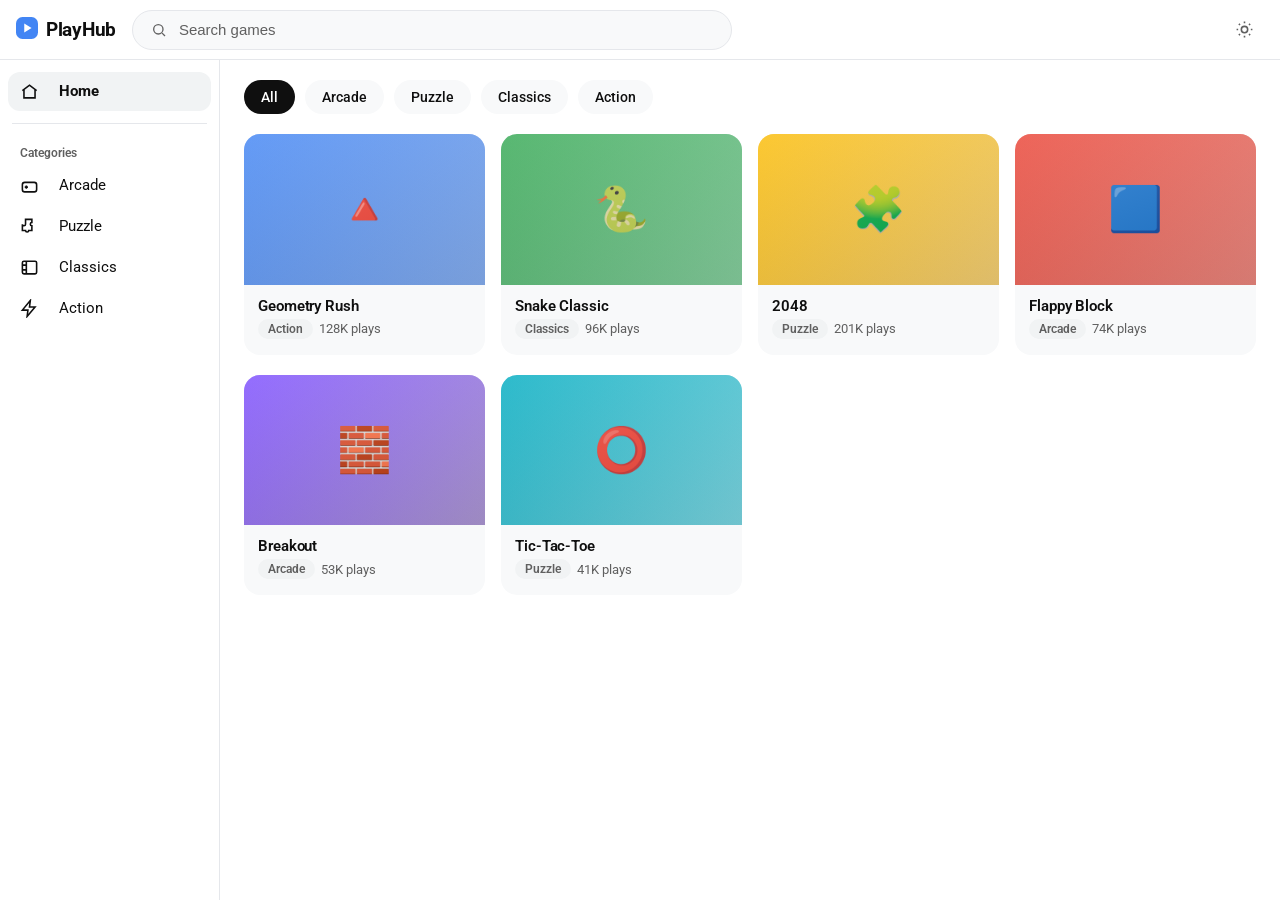
<file: index.html>
<!DOCTYPE html>
<html lang="en">
<head>
<meta charset="UTF-8">
<meta name="viewport" content="width=device-width, initial-scale=1.0">
<title>PlayHub — Unblocked Games</title>
<link rel="icon" href="data:image/svg+xml,<svg xmlns=%22http://www.w3.org/2000/svg%22 viewBox=%220 0 24 24%22><rect width=%2224%22 height=%2224%22 rx=%227%22 fill=%22%234285F4%22/><path d=%22M9 7l8 5-8 5V7z%22 fill=%22white%22/></svg>">
<link rel="preconnect" href="https://fonts.googleapis.com">
<link rel="preconnect" href="https://fonts.gstatic.com" crossorigin>
<link href="https://fonts.googleapis.com/css2?family=Google+Sans:wght@400;500;700&family=Roboto:wght@400;500;700&display=swap" rel="stylesheet">
<link rel="stylesheet" href="style.css">
</head>
<body>

<header class="topbar">
  <div class="topbar-left">
    <button class="icon-btn" id="menuBtn" title="Menu">
      <svg width="20" height="20" viewBox="0 0 24 24" fill="none" stroke="currentColor" stroke-width="2"><path d="M3 6h18M3 12h18M3 18h18"/></svg>
    </button>
    <div class="brand" data-route="home">
      <span class="brand-mark"><svg width="22" height="22" viewBox="0 0 24 24"><rect width="24" height="24" rx="7" fill="#4285F4"/><path d="M9 7l8 5-8 5V7z" fill="white"/></svg></span>
      <span class="brand-name">PlayHub</span>
    </div>
  </div>
  <div class="search">
    <svg width="16" height="16" viewBox="0 0 24 24" fill="none" stroke="currentColor" stroke-width="2"><circle cx="11" cy="11" r="7"/><path d="m21 21-4.3-4.3"/></svg>
    <input type="text" id="searchInput" placeholder="Search games">
  </div>
  <div class="topbar-actions">
    <div class="theme-indicator" id="themeIndicator" title="Following your system theme">
      <svg id="themeIconSun" width="19" height="19" viewBox="0 0 24 24" fill="none" stroke="currentColor" stroke-width="2"><circle cx="12" cy="12" r="4"/><path d="M12 2v2M12 20v2M4.9 4.9l1.4 1.4M17.7 17.7l1.4 1.4M2 12h2M20 12h2M4.9 19.1l1.4-1.4M17.7 6.3l1.4-1.4"/></svg>
      <svg id="themeIconMoon" width="19" height="19" viewBox="0 0 24 24" fill="none" stroke="currentColor" stroke-width="2" class="hidden"><path d="M21 12.8A9 9 0 1 1 11.2 3a7 7 0 0 0 9.8 9.8z"/></svg>
    </div>
  </div>
</header>

<div class="shell">
  <nav class="sidebar" id="sidebar">
    <button class="nav-item active" data-category="all">
      <svg width="19" height="19" viewBox="0 0 24 24" fill="none" stroke="currentColor" stroke-width="2"><path d="M3 11l9-7 9 7"/><path d="M5 10v10h14V10"/></svg>
      <span>Home</span>
    </button>
    <div class="sidebar-divider"></div>
    <div class="sidebar-label">Categories</div>
    <button class="nav-item" data-category="arcade">
      <svg width="19" height="19" viewBox="0 0 24 24" fill="none" stroke="currentColor" stroke-width="2"><rect x="3" y="8" width="18" height="12" rx="3"/><path d="M8 12v4M6 14h4M15 13h.01M18 15h.01"/></svg>
      <span>Arcade</span>
    </button>
    <button class="nav-item" data-category="puzzle">
      <svg width="19" height="19" viewBox="0 0 24 24" fill="none" stroke="currentColor" stroke-width="2"><path d="M9 3h6v4a2 2 0 1 0 0 4v6h-4a2 2 0 1 1-4 0H3V9a2 2 0 1 0 4 0V3z"/></svg>
      <span>Puzzle</span>
    </button>
    <button class="nav-item" data-category="classics">
      <svg width="19" height="19" viewBox="0 0 24 24" fill="none" stroke="currentColor" stroke-width="2"><rect x="3" y="4" width="18" height="16" rx="2"/><path d="M8 4v16M3 9h5M3 15h5"/></svg>
      <span>Classics</span>
    </button>
    <button class="nav-item" data-category="action">
      <svg width="19" height="19" viewBox="0 0 24 24" fill="none" stroke="currentColor" stroke-width="2"><path d="M13 2 3 14h7l-1 8 10-12h-7l1-8z"/></svg>
      <span>Action</span>
    </button>
  </nav>

  <main class="main">

    <section id="view-home" class="view">
      <div class="chip-row" id="chipRow"></div>
      <div id="homeGrid" class="game-grid"></div>
      <div id="homeEmpty" class="empty hidden">
        <h2>No games found</h2>
        <p>Try a different search or category.</p>
      </div>
    </section>

    <section id="view-play" class="view hidden">
      <button class="back-btn" id="backBtn">
        <svg width="18" height="18" viewBox="0 0 24 24" fill="none" stroke="currentColor" stroke-width="2.2"><path d="M19 12H5M12 19l-7-7 7-7"/></svg>
        All games
      </button>
      <div class="play-layout">
        <div class="play-main">
          <div class="player-frame">
            <div class="player-stage" id="playerStage"></div>
            <div class="player-controls" id="playerControls"></div>
          </div>
          <div class="play-info">
            <h1 id="playTitle"></h1>
            <div class="play-meta">
              <span class="pill" id="playCategory"></span>
              <span id="playPlays"></span>
            </div>
            <p id="playDesc" class="play-desc"></p>
          </div>
        </div>
        <div class="play-side">
          <div class="side-heading">Up next</div>
          <div id="upNextList" class="up-next-list"></div>
        </div>
      </div>
    </section>

  </main>
</div>

<nav class="tabbar">
  <button class="tab-item active" data-category="all">
    <svg width="21" height="21" viewBox="0 0 24 24" fill="none" stroke="currentColor" stroke-width="2"><path d="M3 11l9-7 9 7"/><path d="M5 10v10h14V10"/></svg>
    <span>Home</span>
  </button>
  <button class="tab-item" data-category="arcade">
    <svg width="21" height="21" viewBox="0 0 24 24" fill="none" stroke="currentColor" stroke-width="2"><rect x="3" y="8" width="18" height="12" rx="3"/><path d="M8 12v4M6 14h4M15 13h.01M18 15h.01"/></svg>
    <span>Arcade</span>
  </button>
  <button class="tab-item" data-category="puzzle">
    <svg width="21" height="21" viewBox="0 0 24 24" fill="none" stroke="currentColor" stroke-width="2"><path d="M9 3h6v4a2 2 0 1 0 0 4v6h-4a2 2 0 1 1-4 0H3V9a2 2 0 1 0 4 0V3z"/></svg>
    <span>Puzzle</span>
  </button>
  <button class="tab-item" data-category="action">
    <svg width="21" height="21" viewBox="0 0 24 24" fill="none" stroke="currentColor" stroke-width="2"><path d="M13 2 3 14h7l-1 8 10-12h-7l1-8z"/></svg>
    <span>Action</span>
  </button>
</nav>

<script src="app.js"></script>
</body>
</html>
</file>
<file: style.css>
/* ===== Design tokens ===== */
:root{
  --bg:#ffffff;
  --bg-elevated:#f8f9fa;
  --bg-hover:#f1f3f4;
  --text:#0f0f0f;
  --text-secondary:#606060;
  --border:#e5e7eb;
  --accent:#4285F4;
  --accent-hover:#3367d6;
  --shadow: 0 1px 2px rgba(0,0,0,.06), 0 1px 3px rgba(0,0,0,.08);
  --shadow-hover: 0 6px 16px rgba(0,0,0,.14), 0 2px 6px rgba(0,0,0,.08);
  --radius-lg:16px;
  --radius-md:12px;
  --radius-full:999px;
  --ease: cubic-bezier(.2,.8,.2,1);
}
@media (prefers-color-scheme: dark){
  :root{
    --bg:#0f0f0f;
    --bg-elevated:#181818;
    --bg-hover:#272727;
    --text:#f1f1f1;
    --text-secondary:#aaaaaa;
    --border:#303030;
    --accent:#8ab4f8;
    --accent-hover:#aecbfa;
    --shadow: 0 1px 2px rgba(0,0,0,.4), 0 1px 3px rgba(0,0,0,.3);
    --shadow-hover: 0 8px 20px rgba(0,0,0,.5), 0 2px 6px rgba(0,0,0,.4);
  }
}

*{ box-sizing:border-box; }
html,body{
  margin:0; padding:0; height:100%;
  background:var(--bg); color:var(--text);
  font-family:'Google Sans','Roboto',-apple-system,BlinkMacSystemFont,sans-serif;
  -webkit-font-smoothing:antialiased;
}
.hidden{ display:none !important; }
button{ font-family:inherit; }

/* ===== Topbar ===== */
.topbar{
  position:sticky; top:0; z-index:50;
  height:60px; display:flex; align-items:center; gap:16px;
  padding:0 16px; background:var(--bg);
  border-bottom:1px solid var(--border);
}
.topbar-left{ display:flex; align-items:center; gap:12px; flex-shrink:0; }
.icon-btn{
  width:40px; height:40px; border-radius:var(--radius-full);
  border:none; background:transparent; color:var(--text);
  display:flex; align-items:center; justify-content:center; cursor:pointer;
  transition: background .18s var(--ease), transform .12s var(--ease);
}
.icon-btn:hover{ background:var(--bg-hover); }
.icon-btn:active{ transform:scale(.92); }
.brand{ display:flex; align-items:center; gap:8px; cursor:pointer; user-select:none; }
.brand-name{ font-size:19px; font-weight:700; letter-spacing:-.3px; }

.search{
  flex:1; max-width:600px; display:flex; align-items:center; gap:10px;
  height:40px; padding:0 18px; border-radius:var(--radius-full);
  border:1px solid var(--border); background:var(--bg-elevated);
  color:var(--text-secondary);
  transition: box-shadow .18s var(--ease), border-color .18s var(--ease);
}
.search:focus-within{ box-shadow:0 0 0 1px var(--accent); border-color:var(--accent); }
.search input{
  flex:1; border:none; outline:none; background:transparent;
  color:var(--text); font-size:15px;
}
.search input::placeholder{ color:var(--text-secondary); }

.topbar-actions{ margin-left:auto; display:flex; align-items:center; gap:6px; }
.theme-indicator{
  width:40px; height:40px; border-radius:var(--radius-full);
  display:flex; align-items:center; justify-content:center; color:var(--text-secondary);
}

/* ===== Shell / sidebar ===== */
.shell{ display:flex; min-height:calc(100% - 60px); }
.sidebar{
  width:220px; flex-shrink:0; padding:12px 8px;
  display:flex; flex-direction:column; gap:2px;
  border-right:1px solid var(--border);
}
.sidebar-divider{ height:1px; background:var(--border); margin:10px 4px; }
.sidebar-label{
  font-size:12px; font-weight:600; color:var(--text-secondary);
  padding:10px 12px 4px;
}
.nav-item{
  display:flex; align-items:center; gap:20px;
  padding:10px 12px; border:none; background:transparent; color:var(--text);
  border-radius:var(--radius-md); cursor:pointer; font-size:14.5px; text-align:left;
  transition: background .18s var(--ease), transform .1s var(--ease);
}
.nav-item:hover{ background:var(--bg-hover); }
.nav-item:active{ transform:scale(.98); }
.nav-item.active{ background:var(--bg-hover); font-weight:700; }
.nav-item svg{ flex-shrink:0; }

.main{ flex:1; padding:20px 24px 90px; min-width:0; }

/* ===== Category chips ===== */
.chip-row{ display:flex; gap:10px; margin-bottom:20px; flex-wrap:wrap; }
.chip{
  padding:8px 16px; border-radius:var(--radius-full);
  background:var(--bg-elevated); border:1px solid transparent;
  color:var(--text); font-size:13.5px; font-weight:500; cursor:pointer;
  transition: background .18s var(--ease), transform .12s var(--ease);
}
.chip:hover{ background:var(--bg-hover); transform:translateY(-1px); }
.chip.active{ background:var(--text); color:var(--bg); }

/* ===== Game grid ===== */
.game-grid{
  display:grid; grid-template-columns:repeat(auto-fill, minmax(240px,1fr));
  gap:20px 16px;
}
.game-card{
  cursor:pointer; border-radius:var(--radius-lg); overflow:hidden;
  background:var(--bg-elevated);
  transition: transform .22s var(--ease), box-shadow .22s var(--ease);
  animation: cardIn .35s var(--ease) both;
}
.game-card:hover{ transform:translateY(-4px); box-shadow:var(--shadow-hover); }
.game-card:active{ transform:translateY(-1px) scale(.99); }
@keyframes cardIn{ from{ opacity:0; transform:translateY(10px);} to{ opacity:1; transform:translateY(0);} }

.card-thumb{
  aspect-ratio:16/10; display:flex; align-items:center; justify-content:center;
  font-size:44px; position:relative; overflow:hidden;
}
.card-thumb::after{
  content:''; position:absolute; inset:0;
  background:linear-gradient(160deg, rgba(255,255,255,.18), rgba(0,0,0,.12));
}
.card-body{ padding:12px 14px 16px; }
.card-title{ font-size:15px; font-weight:600; margin:0 0 4px; letter-spacing:-.1px; }
.card-sub{ font-size:12.5px; color:var(--text-secondary); display:flex; gap:6px; align-items:center; }
.pill{
  display:inline-block; padding:3px 10px; border-radius:var(--radius-full);
  background:var(--bg-hover); font-size:11.5px; font-weight:600; color:var(--text-secondary);
}

.empty{ text-align:center; padding:80px 20px; color:var(--text-secondary); }
.empty h2{ color:var(--text); margin-bottom:8px; }

/* ===== Play / watch view ===== */
.back-btn{
  display:inline-flex; align-items:center; gap:8px;
  border:none; background:var(--bg-elevated); color:var(--text);
  padding:9px 16px 9px 12px; border-radius:var(--radius-full); font-size:13.5px; font-weight:600;
  cursor:pointer; margin-bottom:18px;
  transition: background .18s var(--ease), transform .12s var(--ease);
}
.back-btn:hover{ background:var(--bg-hover); }
.back-btn:active{ transform:scale(.97); }

.play-layout{ display:flex; gap:24px; align-items:flex-start; }
.play-main{ flex:1; min-width:0; animation: fadeIn .28s var(--ease); }
@keyframes fadeIn{ from{opacity:0; transform:translateY(6px);} to{opacity:1; transform:translateY(0);} }

.player-frame{
  background:var(--bg-elevated); border-radius:var(--radius-lg);
  overflow:hidden; box-shadow:var(--shadow);
}
.player-stage{
  width:100%; aspect-ratio:16/10; display:flex; align-items:center; justify-content:center;
  background:#000; position:relative;
}
.player-stage canvas{ max-width:100%; max-height:100%; display:block; }
.player-controls{
  display:flex; gap:10px; justify-content:center; padding:14px; flex-wrap:wrap;
}
.ctrl-btn{
  border:none; background:var(--bg-hover); color:var(--text);
  padding:10px 18px; border-radius:var(--radius-full); font-weight:600; font-size:13.5px;
  cursor:pointer; transition: background .18s var(--ease), transform .1s var(--ease);
}
.ctrl-btn:hover{ background:var(--border); }
.ctrl-btn:active{ transform:scale(.94); }

.play-info{ padding:18px 4px 0; }
.play-info h1{ font-size:22px; margin:0 0 8px; letter-spacing:-.3px; }
.play-meta{ display:flex; align-items:center; gap:10px; color:var(--text-secondary); font-size:13.5px; margin-bottom:12px; }
.play-desc{ color:var(--text-secondary); font-size:14px; line-height:1.6; max-width:640px; }

.play-side{ width:320px; flex-shrink:0; }
.side-heading{ font-size:14px; font-weight:700; margin-bottom:12px; }
.up-next-list{ display:flex; flex-direction:column; gap:10px; }
.up-next-card{
  display:flex; gap:10px; cursor:pointer; padding:6px; border-radius:var(--radius-md);
  transition: background .18s var(--ease);
}
.up-next-card:hover{ background:var(--bg-hover); }
.up-next-thumb{
  width:100px; aspect-ratio:16/10; border-radius:10px; flex-shrink:0;
  display:flex; align-items:center; justify-content:center; font-size:22px;
}
.up-next-title{ font-size:13.5px; font-weight:600; margin:0 0 4px; }
.up-next-sub{ font-size:12px; color:var(--text-secondary); }

@media (max-width: 900px){
  .play-layout{ flex-direction:column; }
  .play-side{ width:100%; }
}

/* ===== Sidebar collapse (mobile) ===== */
@media (max-width: 860px){
  .sidebar{
    position:fixed; left:0; top:60px; bottom:0; z-index:40;
    background:var(--bg); transform:translateX(-100%);
    transition: transform .26s var(--ease); width:240px;
    box-shadow:var(--shadow-hover);
  }
  .sidebar.open{ transform:translateX(0); }
  .brand-name{ display:none; }
}
@media (min-width: 861px){
  #menuBtn{ display:none; }
}

/* ===== Bottom tab bar (mobile) ===== */
.tabbar{ display:none; }
@media (max-width: 860px){
  .tabbar{
    display:flex; position:fixed; bottom:0; left:0; right:0; z-index:50;
    background:var(--bg); border-top:1px solid var(--border);
    padding:6px calc(4px + env(safe-area-inset-left,0px)) calc(6px + env(safe-area-inset-bottom,0px)) calc(4px + env(safe-area-inset-right,0px));
  }
  .main{ padding-bottom:80px; }
  .tab-item{
    flex:1; display:flex; flex-direction:column; align-items:center; gap:2px;
    border:none; background:transparent; color:var(--text-secondary);
    padding:6px 2px; font-size:10.5px; border-radius:12px; cursor:pointer;
    transition: color .18s var(--ease), background .18s var(--ease);
  }
  .tab-item.active{ color:var(--accent); }
  .tab-item:active{ background:var(--bg-hover); }
}

/* ===== Scrollbars (subtle) ===== */
::-webkit-scrollbar{ width:10px; height:10px; }
::-webkit-scrollbar-thumb{ background:var(--border); border-radius:var(--radius-full); }
::-webkit-scrollbar-track{ background:transparent; }

/* ===== Reduced motion ===== */
@media (prefers-reduced-motion: reduce){
  *{ animation-duration:0.001ms !important; transition-duration:0.001ms !important; }
}
</file>
